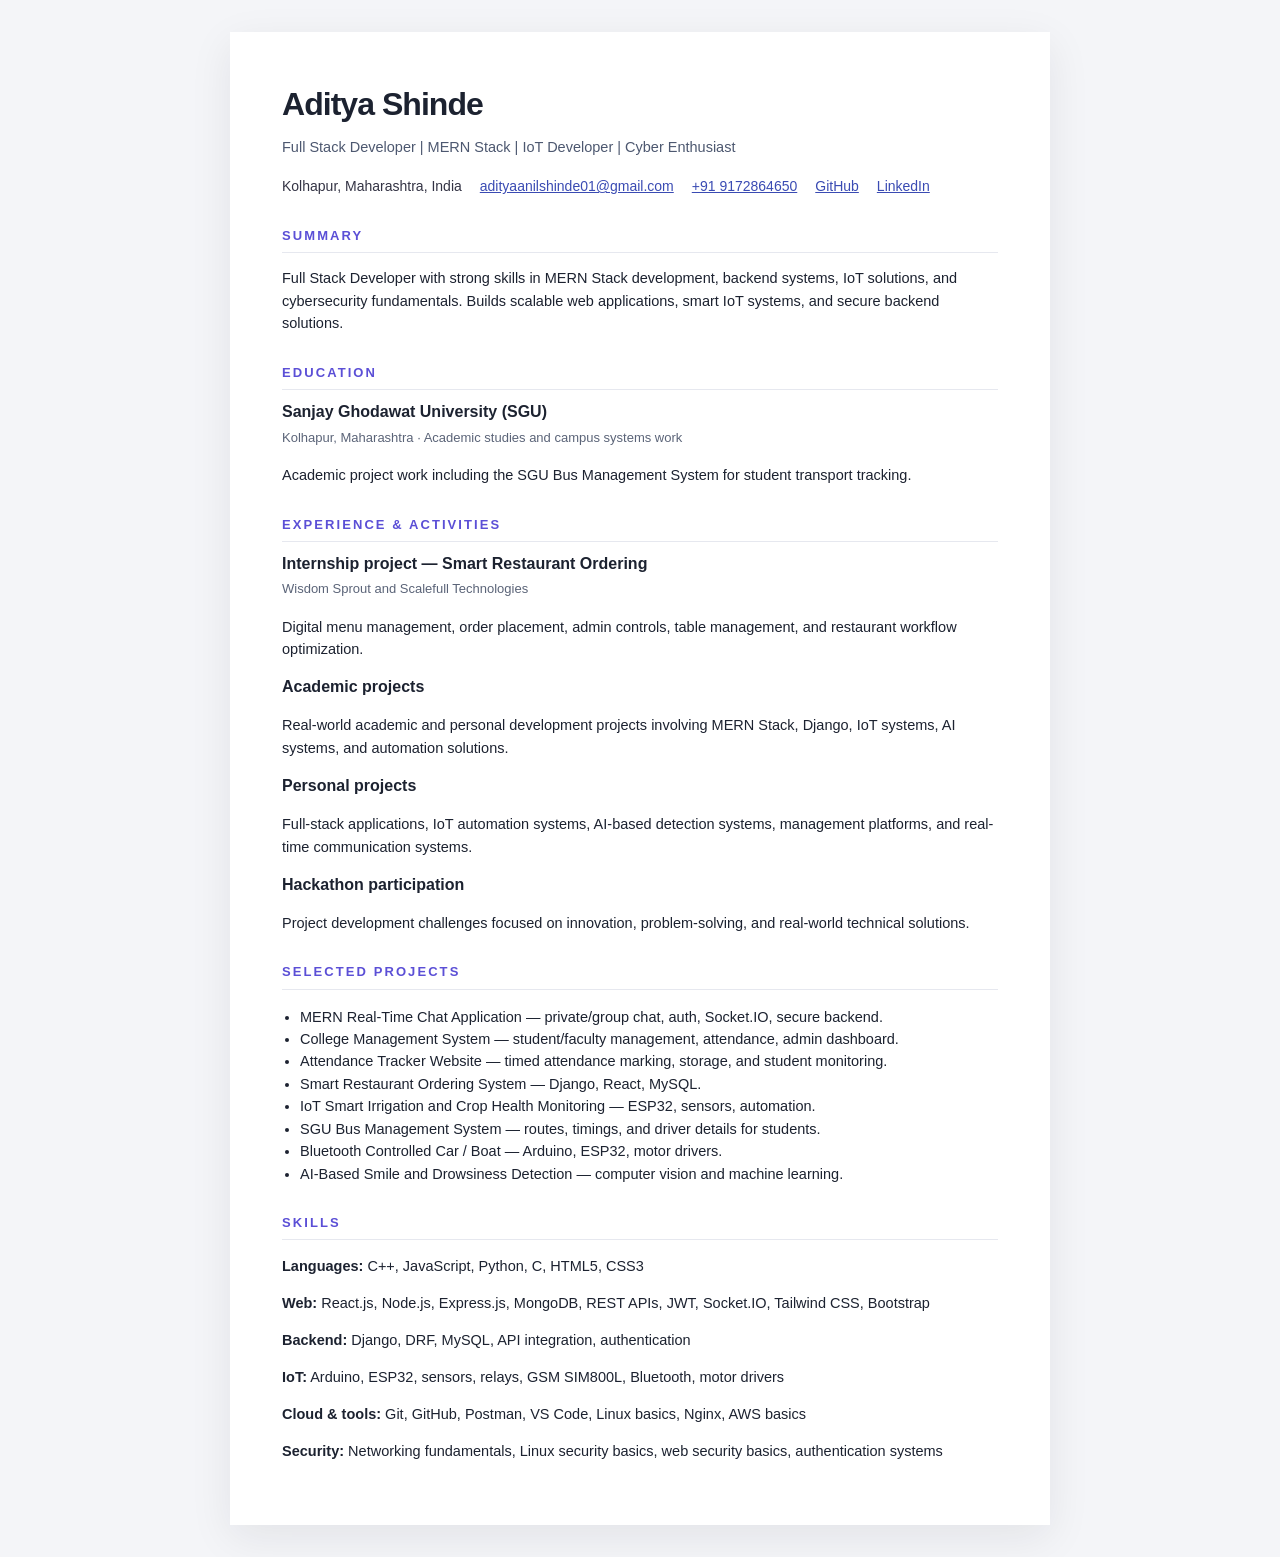
<file: public/Aditya_Shinde_Resume.html>
<!doctype html>
<html lang="en">
  <head>
    <meta charset="UTF-8" />
    <meta name="viewport" content="width=device-width, initial-scale=1.0" />
    <title>Aditya Shinde — Resume</title>
    <style>
      :root { color-scheme: light; }
      * { box-sizing: border-box; }
      body {
        margin: 0;
        font-family: "Segoe UI", "IBM Plex Sans", sans-serif;
        color: #1c2230;
        background: #f4f5f8;
        line-height: 1.55;
      }
      .sheet {
        max-width: 820px;
        margin: 32px auto;
        background: #fff;
        padding: 48px 52px;
        box-shadow: 0 12px 40px rgba(20, 24, 40, 0.08);
      }
      h1 { margin: 0; font-size: 32px; letter-spacing: -0.03em; }
      .role { margin: 6px 0 18px; color: #4d5870; }
      .meta { display: flex; flex-wrap: wrap; gap: 8px 18px; font-size: 14px; color: #334; }
      h2 {
        margin: 28px 0 10px;
        font-size: 13px;
        letter-spacing: 0.16em;
        text-transform: uppercase;
        color: #5b4fd6;
        border-bottom: 1px solid #e6e8ef;
        padding-bottom: 6px;
      }
      p, li { font-size: 14.5px; }
      ul { padding-left: 18px; }
      .item { margin: 0 0 14px; }
      .item strong { display: block; }
      .muted { color: #5b6478; font-weight: 500; font-size: 13px; }
      a { color: #3a4bb3; }
      @media print {
        body { background: #fff; }
        .sheet { margin: 0; box-shadow: none; padding: 0; }
      }
    </style>
  </head>
  <body>
    <main class="sheet">
      <h1>Aditya Shinde</h1>
      <p class="role">Full Stack Developer | MERN Stack | IoT Developer | Cyber Enthusiast</p>
      <p class="meta">
        <span>Kolhapur, Maharashtra, India</span>
        <a href="mailto:adityaanilshinde01@gmail.com">adityaanilshinde01@gmail.com</a>
        <a href="tel:+919172864650">+91 9172864650</a>
        <a href="https://github.com/adityashinde0124">GitHub</a>
        <a href="https://www.linkedin.com/in/aditya-shinde-b1b4542b2/">LinkedIn</a>
      </p>

      <h2>Summary</h2>
      <p>
        Full Stack Developer with strong skills in MERN Stack development, backend systems, IoT solutions, and cybersecurity fundamentals. Builds scalable web applications, smart IoT systems, and secure backend solutions.
      </p>

      <h2>Education</h2>
      <div class="item">
        <strong>Sanjay Ghodawat University (SGU)</strong>
        <span class="muted">Kolhapur, Maharashtra · Academic studies and campus systems work</span>
        <p>Academic project work including the SGU Bus Management System for student transport tracking.</p>
      </div>

      <h2>Experience & activities</h2>
      <div class="item">
        <strong>Internship project — Smart Restaurant Ordering</strong>
        <span class="muted">Wisdom Sprout and Scalefull Technologies</span>
        <p>Digital menu management, order placement, admin controls, table management, and restaurant workflow optimization.</p>
      </div>
      <div class="item">
        <strong>Academic projects</strong>
        <p>Real-world academic and personal development projects involving MERN Stack, Django, IoT systems, AI systems, and automation solutions.</p>
      </div>
      <div class="item">
        <strong>Personal projects</strong>
        <p>Full-stack applications, IoT automation systems, AI-based detection systems, management platforms, and real-time communication systems.</p>
      </div>
      <div class="item">
        <strong>Hackathon participation</strong>
        <p>Project development challenges focused on innovation, problem-solving, and real-world technical solutions.</p>
      </div>

      <h2>Selected projects</h2>
      <ul>
        <li>MERN Real-Time Chat Application — private/group chat, auth, Socket.IO, secure backend.</li>
        <li>College Management System — student/faculty management, attendance, admin dashboard.</li>
        <li>Attendance Tracker Website — timed attendance marking, storage, and student monitoring.</li>
        <li>Smart Restaurant Ordering System — Django, React, MySQL.</li>
        <li>IoT Smart Irrigation and Crop Health Monitoring — ESP32, sensors, automation.</li>
        <li>SGU Bus Management System — routes, timings, and driver details for students.</li>
        <li>Bluetooth Controlled Car / Boat — Arduino, ESP32, motor drivers.</li>
        <li>AI-Based Smile and Drowsiness Detection — computer vision and machine learning.</li>
      </ul>

      <h2>Skills</h2>
      <p><strong>Languages:</strong> C++, JavaScript, Python, C, HTML5, CSS3</p>
      <p><strong>Web:</strong> React.js, Node.js, Express.js, MongoDB, REST APIs, JWT, Socket.IO, Tailwind CSS, Bootstrap</p>
      <p><strong>Backend:</strong> Django, DRF, MySQL, API integration, authentication</p>
      <p><strong>IoT:</strong> Arduino, ESP32, sensors, relays, GSM SIM800L, Bluetooth, motor drivers</p>
      <p><strong>Cloud & tools:</strong> Git, GitHub, Postman, VS Code, Linux basics, Nginx, AWS basics</p>
      <p><strong>Security:</strong> Networking fundamentals, Linux security basics, web security basics, authentication systems</p>
    </main>
  </body>
</html>
</file>
